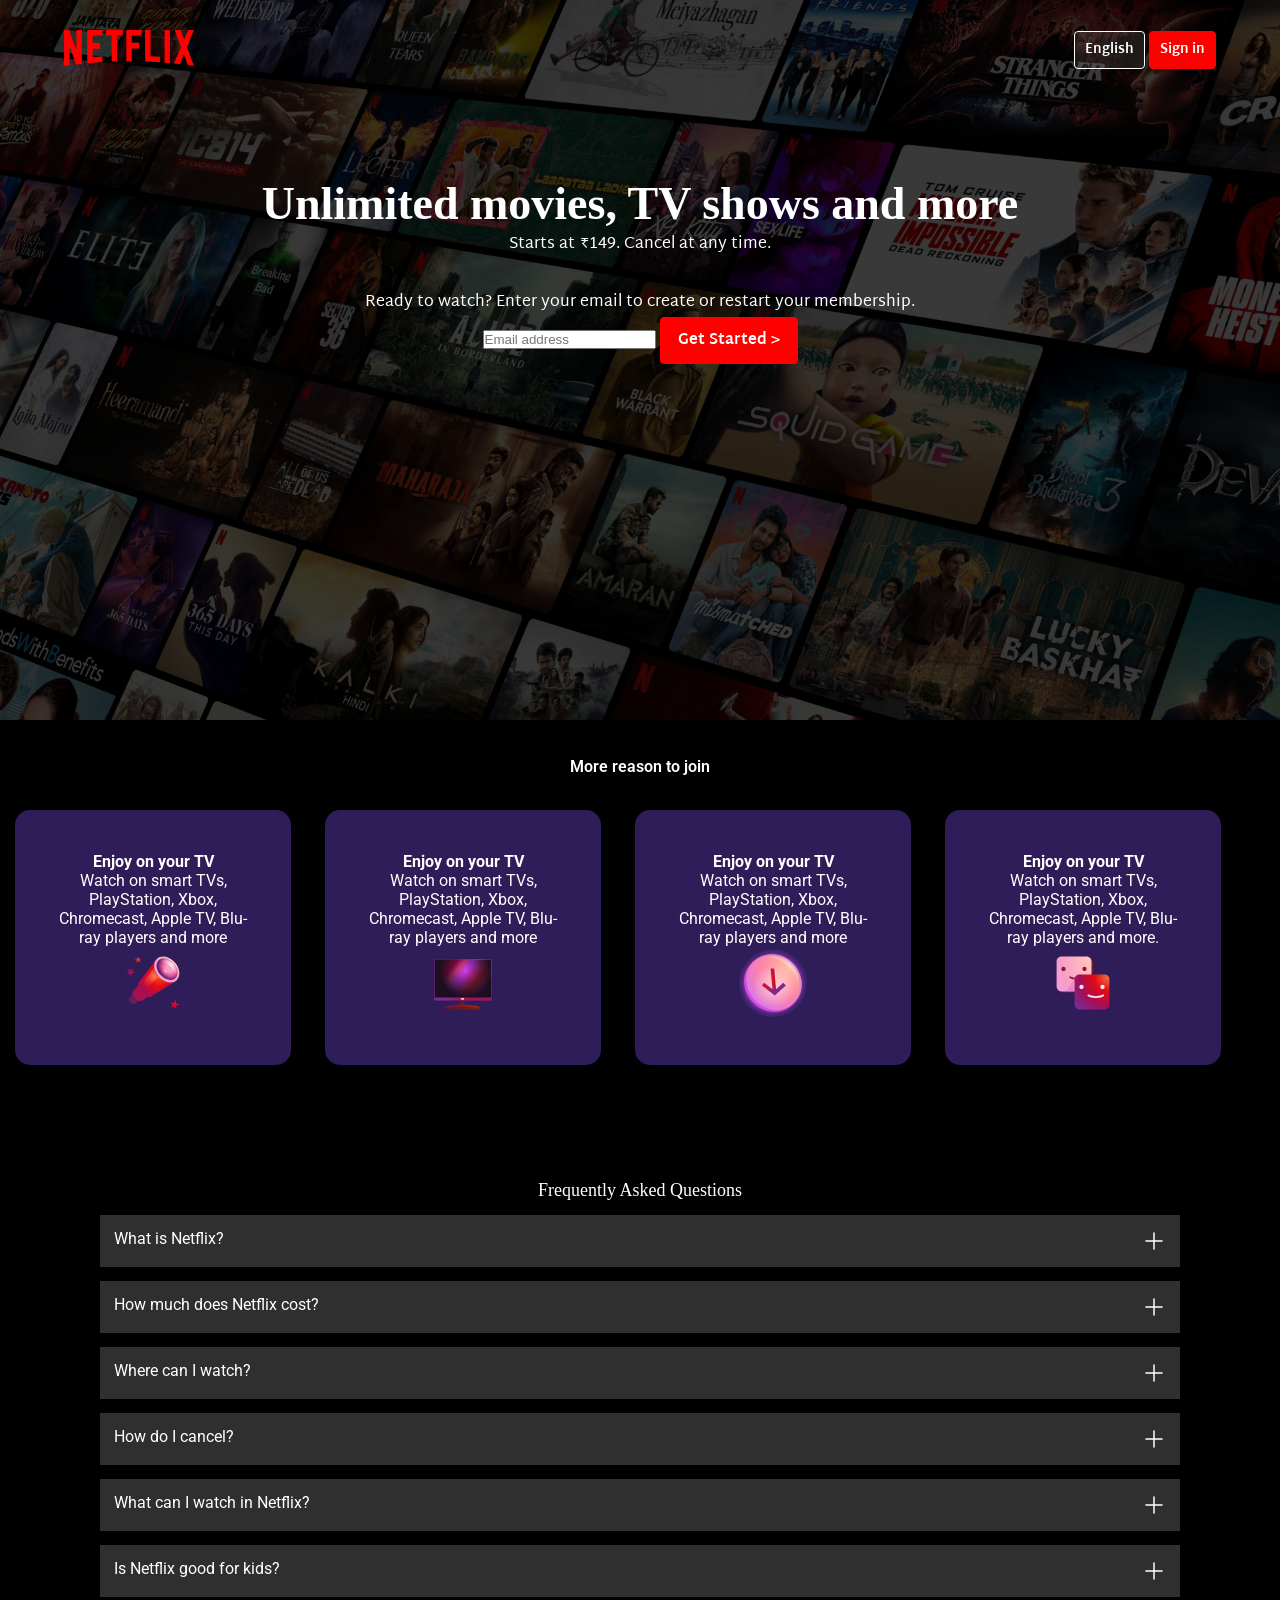
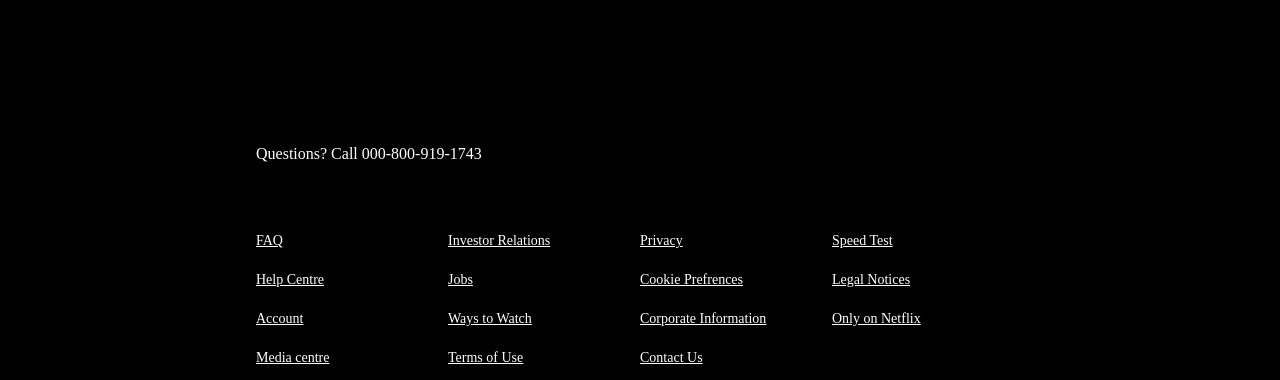
<file: projectwow/index.html>
<!DOCTYPE html>
<html lang="en">
<head>
    <meta charset="UTF-8">
    <meta name="viewport" content="width=device-width, initial-scale=1.0">
    <title>Netflix India – Watch TV Shows Online, Watch Movies Online</title>
          <link rel="stylesheet" href="style.css">
</head>
<body>
    
<div class="main">
        <nav class="flex" >
        <span><img  width="53" src="assets/imgss/logo.svg" alt="">
        </span>
       
       <div><button class="btn"> English</button>
        <button class="btn btn-red-sm">Sign in</button>
      </div> 
      
      
      </nav>
        <div class="box">
         
        </div>
        </div><br><br>
    
<div>
<div class="hero">
  
<span>Unlimited movies, TV shows
   and more</span>
<span>Starts at ₹149. Cancel at any time.</span><br>
<span>Ready to watch? Enter your email to create or restart your membership.
</span>
<div class="tt">
<input type="email" placeholder="Email address">
<button class="btn btn-red" type="submit"> Get Started  &gt; </button>

</div>
</div>
<div class="seperation1"><br><br><br><br>

</div>
</div>
<section>
<div class="sec2">
  <div class="sec3">
  <div class="trend">Trending Now</div>
  <div class="pic">
     <a href="#popup1"><img src="assets/imgss/2.jpg" alt="thumbnail"></a>
       <!-- Full-Screen Popup  -->
    <!-- <div id="popup1" class="popup">
      <a href="#" class="close" target="_self">&times;</a>
      <img src="assets/imgss/puspa2.jpg" alt="Full Image">
  </div> -->

     <img src="assets/imgss/3.jpg" alt="">
    <img src="assets/imgss/4.jpg" alt="">
    <img src="assets/imgss/5.jpg" alt="">
    <img src="assets/imgss/6.jpg" alt="">
    <img src="assets/imgss/7.jpg" alt="">
    <img src="assets/imgss/8.jpg" alt="">
    <img src="assets/imgss/9.jpg" alt="">
  </div>
  </div>
</div> 
 
     </section>
     <div class="seperation"></div><br><br>
<section class="white">
  <div class="more">More reason to join</div><br>
  <div class="join">
    <div  class="join2">
  <span >
    <b>
    Enjoy on your TV</b><br>
    Watch on smart TVs, PlayStation, Xbox, Chromecast, Apple TV, Blu-ray players and more<br>
  </span>
  <svg width="72" height="72" viewBox="0 0 72 72" fill="none"><g id="telescope-core-small"><path id="Vector" d="M24.0492 36.6016L33.6 46.3898L17.8029 56.8633C17.8029 56.8633 15.8891 57.6983 13.625 55.2638C11.361 52.8293 12.1235 51.238 12.1235 51.238L24.0492 36.6016Z" fill="url(#paint0_radial_5179_1664)"></path><path id="Vector_2" d="M25.0344 34.1992L36 46.151L25.0616 53.8043C25.0616 53.8043 21.8289 55.0984 18.0987 51.0172C14.3686 46.9358 15.9198 44.5105 15.9198 44.5105L25.0344 34.1992Z" fill="url(#paint1_radial_5179_1664)"></path><path id="Vector_3" d="M39 13.0195L59.1 33.6788L32.5325 50.4142C32.5325 50.4142 28.7459 50.2552 24.3978 45.4897C20.0498 40.7243 21.4096 35.8101 21.4096 35.8101L39 13.0195Z" fill="url(#paint2_radial_5179_1664)"></path><path id="Vector_4" d="M57.6709 15.3516C63.1044 21.2807 63.9858 29.2883 59.6386 33.2371C55.2916 37.186 47.3628 35.5806 41.9292 29.6515C36.4954 23.7224 35.6145 15.7148 39.9615 11.766C44.3084 7.81716 52.2372 9.42252 57.6709 15.3516Z" fill="url(#paint3_radial_5179_1664)"></path><path id="Vector_5" d="M58.3787 31.255C54.8121 34.5032 48.2143 33.0817 43.6421 28.0798C39.07 23.078 38.2547 16.39 41.8213 13.1419C45.3879 9.89364 51.9857 11.3152 56.5579 16.3171C61.1298 21.3189 61.9452 28.0069 58.3787 31.255Z" fill="url(#paint4_radial_5179_1664)"></path><path id="Vector_6" opacity="0.85" d="M59.6783 28.823C60.576 24.1785 59.6544 20.5934 56.1603 16.6199C52.6662 12.6464 47.3508 10.8657 43.7796 12.7598C39.371 15.098 48.3734 13.5961 53.4577 19.5815C57.8259 24.724 58.8516 33.1009 59.6783 28.823Z" fill="url(#paint5_radial_5179_1664)"></path><path id="Vector_7" opacity="0.4" d="M50.3979 25.2452C50.4549 26.7239 49.2932 27.7677 47.8032 27.5766C46.3131 27.3856 45.059 26.032 45.002 24.5532C44.945 23.0745 46.1067 22.0307 47.5968 22.2218C49.0868 22.4128 50.341 23.7664 50.3979 25.2452Z" fill="url(#paint6_radial_5179_1664)"></path><path id="Vector_8" opacity="0.6" d="M36.9217 21.0039L26.4258 34.3627C26.3297 36.4604 28.2903 39.5534 30.0334 40.8344L41.2345 29.9105C39.6 28.2005 36.9591 24.1025 36.9217 21.0039Z" fill="url(#paint7_radial_5179_1664)"></path><path id="Vector_9" fill-rule="evenodd" clip-rule="evenodd" d="M20.0576 9.60156L21.479 11.7187L24 11.0654L22.3575 13.0272L23.7789 15.1444L21.3424 14.2397L19.7 16.2016L19.8365 13.6806L17.4 12.7759L19.9209 12.1225L20.0576 9.60156ZM58.776 52.8016L58.9623 56.4685L62.4 57.4188L59.0774 58.7347L59.2637 62.4016L57.0239 59.548L53.7014 60.8638L55.6397 57.7843L53.4 54.9307L56.8377 55.8811L58.776 52.8016ZM15.206 24.2101L15.8768 21.0016L13.4793 23.1964L10.6853 21.5563L11.9975 24.553L9.59998 26.7478L12.8085 26.405L14.1207 29.4016L14.7915 26.1931L18 25.8502L15.206 24.2101Z" fill="url(#paint8_linear_5179_1664)"></path></g><defs><radialGradient id="paint0_radial_5179_1664" cx="0" cy="0" r="1" gradientUnits="userSpaceOnUse" gradientTransform="translate(36.6875 32.7016) rotate(135) scale(34.9134)"><stop stop-color="#99421D"></stop><stop offset="0.333333" stop-color="#99161D"></stop><stop offset="0.666667" stop-color="#7D1845"></stop><stop offset="1" stop-color="#59216E"></stop></radialGradient><radialGradient id="paint1_radial_5179_1664" cx="0" cy="0" r="1" gradientUnits="userSpaceOnUse" gradientTransform="translate(42.5937 27.2992) rotate(135) scale(44.5477 44.5279)"><stop stop-color="#EF7744"></stop><stop offset="0.333333" stop-color="#E50914"></stop><stop offset="0.666667" stop-color="#A70D53"></stop><stop offset="1" stop-color="#792A95"></stop></radialGradient><radialGradient id="paint2_radial_5179_1664" cx="0" cy="0" r="1" gradientUnits="userSpaceOnUse" gradientTransform="translate(42.3 29.106) rotate(135) scale(31.8127)"><stop stop-color="#FB540D"></stop><stop offset="0.333333" stop-color="#E50914"></stop><stop offset="0.666667" stop-color="#A70D53"></stop><stop offset="1" stop-color="#792A95"></stop></radialGradient><radialGradient id="paint3_radial_5179_1664" cx="0" cy="0" r="1" gradientUnits="userSpaceOnUse" gradientTransform="translate(57.675 14.7078) rotate(134.326) scale(24.0433 24.0367)"><stop stop-color="#FFDCCC"></stop><stop offset="0.333333" stop-color="#FFBDC0"></stop><stop offset="0.666667" stop-color="#F89DC6"></stop><stop offset="1" stop-color="#E4A1FA"></stop></radialGradient><radialGradient id="paint4_radial_5179_1664" cx="0" cy="0" r="1" gradientUnits="userSpaceOnUse" gradientTransform="translate(52.1305 21.273) rotate(141.875) scale(9.87138 12.8159)"><stop offset="0.307292" stop-color="#F89DC6"></stop><stop offset="0.645392" stop-color="#E75094"></stop><stop offset="1" stop-color="#59216E"></stop></radialGradient><radialGradient id="paint5_radial_5179_1664" cx="0" cy="0" r="1" gradientUnits="userSpaceOnUse" gradientTransform="translate(55.8 15.6) rotate(135) scale(13.1522)"><stop stop-color="white"></stop><stop offset="1" stop-color="white" stop-opacity="0"></stop></radialGradient><radialGradient id="paint6_radial_5179_1664" cx="0" cy="0" r="1" gradientUnits="userSpaceOnUse" gradientTransform="translate(49.2362 22.9648) rotate(131.079) scale(5.08644 6.006)"><stop stop-color="white"></stop><stop offset="1" stop-color="white" stop-opacity="0"></stop></radialGradient><radialGradient id="paint7_radial_5179_1664" cx="0" cy="0" r="1" gradientUnits="userSpaceOnUse" gradientTransform="translate(36.8758 29.1353) rotate(137.622) scale(13.5764)"><stop stop-color="#FFA984"></stop><stop offset="1" stop-color="#F7636B" stop-opacity="0"></stop></radialGradient><linearGradient id="paint8_linear_5179_1664" x1="44.65" y1="27.9016" x2="24.25" y2="48.3016" gradientUnits="userSpaceOnUse"><stop stop-color="#EF7744"></stop><stop offset="0.333333" stop-color="#E50914"></stop><stop offset="0.666667" stop-color="#A70D53"></stop><stop offset="1" stop-color="#792A95"></stop></linearGradient></defs></svg>
  </div>
  <div class="join2">
  <span >
    <b>
    Enjoy on your TV</b><br>
    Watch on smart TVs, PlayStation, Xbox, Chromecast, Apple TV, Blu-ray players and more<br>
  </span>
  <svg width="72" height="72" viewBox="0 0 72 72" fill="none"><g id="television-core-small"><path id="Vector" fill-rule="evenodd" clip-rule="evenodd" d="M37.2 53.3992C37.2 52.7365 36.6628 52.1992 36 52.1992H34.8C34.1373 52.1992 33.6 52.7365 33.6 53.3992V56.2636C33.6 56.9129 33.0834 57.4433 32.4347 57.4739C30.3013 57.5744 28.1719 57.7834 26.0546 58.1011L19.444 59.0926C18.2692 59.2688 17.4 60.2782 17.4 61.4662V62.0992C17.4 62.4304 17.6686 62.6992 18 62.6992H52.8C53.1314 62.6992 53.4 62.4304 53.4 62.0992V61.4662C53.4 60.2782 52.5309 59.2688 51.3561 59.0926L44.7454 58.1011C42.6282 57.7834 40.4987 57.5744 38.3653 57.4739C37.7167 57.4433 37.2 56.9129 37.2 56.2636V53.3992Z" fill="url(#paint0_radial_5179_1308)"></path><path id="Vector_2" d="M18.6 60.7388C18.6 60.2306 18.9587 59.796 19.4602 59.711C22.0196 59.2775 29.7585 58.0508 35.4 58.0508C41.0415 58.0508 48.7804 59.2775 51.3398 59.711C51.8412 59.796 52.2 60.2306 52.2 60.7388C52.2 60.902 52.0575 61.0268 51.8967 61.0004C50.1219 60.707 40.9704 59.2409 35.4 59.2409C29.8295 59.2409 20.678 60.707 18.9033 61.0004C18.7425 61.0268 18.6 60.902 18.6 60.7388Z" fill="url(#paint1_radial_5179_1308)"></path><path id="Vector_3" d="M63 12H8.99995C8.00584 12 7.19995 12.8059 7.19995 13.8V51.6C7.19995 52.5941 8.00584 53.4 8.99995 53.4H63C63.9941 53.4 64.8 52.5941 64.8 51.6V13.8C64.8 12.8059 63.9941 12 63 12Z" fill="url(#paint2_linear_5179_1308)"></path><path id="Vector_4" d="M63 12H8.99995C8.00584 12 7.19995 12.8059 7.19995 13.8V51.6C7.19995 52.5941 8.00584 53.4 8.99995 53.4H63C63.9941 53.4 64.8 52.5941 64.8 51.6V13.8C64.8 12.8059 63.9941 12 63 12Z" fill="url(#paint3_radial_5179_1308)"></path><path id="Vector_5" fill-rule="evenodd" clip-rule="evenodd" d="M8.99995 12.6H63C63.663 12.6 64.2 13.1372 64.2 13.8V50.4H7.79995V13.8C7.79995 13.1372 8.33719 12.6 8.99995 12.6ZM7.19995 50.4V13.8C7.19995 12.8059 8.00581 12 8.99995 12H63C63.9942 12 64.8 12.8059 64.8 13.8V50.4V51.6C64.8 52.5941 63.9942 53.4 63 53.4H8.99995C8.00581 53.4 7.19995 52.5941 7.19995 51.6V50.4Z" fill="url(#paint4_radial_5179_1308)"></path><path id="Vector_6" d="M35.4 52.8C36.3941 52.8 37.2 52.3971 37.2 51.9C37.2 51.4029 36.3941 51 35.4 51C34.4059 51 33.6 51.4029 33.6 51.9C33.6 52.3971 34.4059 52.8 35.4 52.8Z" fill="url(#paint5_radial_5179_1308)"></path></g><defs><radialGradient id="paint0_radial_5179_1308" cx="0" cy="0" r="1" gradientUnits="userSpaceOnUse" gradientTransform="translate(50.3269 49.3723) rotate(118.526) scale(55.1579 46.2871)"><stop stop-color="#802600"></stop><stop offset="0.333333" stop-color="#6F181D"></stop><stop offset="0.666667" stop-color="#5B1333"></stop><stop offset="1" stop-color="#391945"></stop></radialGradient><radialGradient id="paint1_radial_5179_1308" cx="0" cy="0" r="1" gradientUnits="userSpaceOnUse" gradientTransform="translate(48.1077 53.6128) rotate(158.116) scale(32.7275 42.219)"><stop stop-color="#99421D"></stop><stop offset="0.333333" stop-color="#99161D"></stop><stop offset="0.666667" stop-color="#7D1845"></stop><stop offset="1" stop-color="#59216E"></stop></radialGradient><linearGradient id="paint2_linear_5179_1308" x1="10.4727" y1="14.9572" x2="56.1755" y2="51.4814" gradientUnits="userSpaceOnUse"><stop stop-color="#99161D"></stop><stop offset="0.245283" stop-color="#CA005B"></stop><stop offset="0.346698" stop-color="#FF479A"></stop><stop offset="0.46934" stop-color="#CC3CFF"></stop><stop offset="0.735849" stop-color="#BC1A22"></stop><stop offset="1" stop-color="#C94FF5"></stop></linearGradient><radialGradient id="paint3_radial_5179_1308" cx="0" cy="0" r="1" gradientUnits="userSpaceOnUse" gradientTransform="translate(38.6181 23.8286) rotate(90) scale(25.9571 25.8545)"><stop stop-color="#1C0E20" stop-opacity="0"></stop><stop offset="1" stop-color="#1C0E20"></stop></radialGradient><radialGradient id="paint4_radial_5179_1308" cx="0" cy="0" r="1" gradientUnits="userSpaceOnUse" gradientTransform="translate(54 20.1938) rotate(144.293) scale(47.2897 44.8232)"><stop stop-color="#EF7744"></stop><stop offset="0.333333" stop-color="#E50914"></stop><stop offset="0.666667" stop-color="#A70D53"></stop><stop offset="1" stop-color="#792A95"></stop></radialGradient><radialGradient id="paint5_radial_5179_1308" cx="0" cy="0" r="1" gradientUnits="userSpaceOnUse" gradientTransform="translate(36.525 51.3562) rotate(135) scale(4.58735)"><stop stop-color="#FFDCCC"></stop><stop offset="0.333333" stop-color="#FFBDC0"></stop><stop offset="0.666667" stop-color="#F89DC6"></stop><stop offset="1" stop-color="#E4A1FA"></stop></radialGradient></defs></svg>
  </div>
  <div class="join2">
  
  <span><b>
    Enjoy on your TV</b><br>
    Watch on smart TVs, PlayStation, Xbox, Chromecast, Apple TV, Blu-ray players and more<br>
  </span>
  <svg width="72" height="72" viewBox="0 0 72 72" fill="none"><g id="download-core-small"><path id="Vector" d="M36 70.2008C54.8882 70.2008 70.2001 54.8889 70.2001 36.0008C70.2001 17.1126 54.8882 1.80078 36 1.80078C17.1119 1.80078 1.80005 17.1126 1.80005 36.0008C1.80005 54.8889 17.1119 70.2008 36 70.2008Z" fill="url(#paint0_radial_5179_7940)"></path><path id="Vector_2" opacity="0.4" d="M64.7658 36.195C65.5206 51.5916 53.7908 63.5824 38.5668 62.977C23.3428 62.3722 10.3893 49.4 9.63446 34.0034C8.87954 18.6068 20.6091 6.61594 35.8331 7.22116C51.0571 7.82638 64.0104 20.7984 64.7658 36.195Z" fill="url(#paint1_radial_5179_7940)"></path><path id="Vector_3" d="M62.3657 37.9958C63.1205 53.3924 51.3908 65.3832 36.1668 64.7778C20.9428 64.173 7.9893 51.2008 7.23444 35.8041C6.47952 20.4075 18.2091 8.41672 33.4331 9.02194C48.6571 9.62716 61.6103 22.5992 62.3657 37.9958Z" fill="url(#paint2_radial_5179_7940)"></path><path id="Vector_4" opacity="0.5" d="M64.7658 36.195C65.5206 51.5916 53.7908 63.5824 38.5668 62.977C23.3428 62.3722 10.3893 49.4 9.63446 34.0034C8.87954 18.6068 20.6091 6.61594 35.8331 7.22116C51.0571 7.82638 64.0104 20.7984 64.7658 36.195Z" fill="url(#paint3_radial_5179_7940)"></path><path id="Vector_5" opacity="0.6" d="M36.9 60.6C48.6636 60.6 58.2 51.0637 58.2 39.3C58.2 27.5363 48.6636 18 36.9 18C25.1363 18 15.6 27.5363 15.6 39.3C15.6 51.0637 25.1363 60.6 36.9 60.6Z" fill="url(#paint4_radial_5179_7940)"></path><path id="Vector_6" fill-rule="evenodd" clip-rule="evenodd" d="M39.0849 42.2727L46.3387 35.76L48.8945 38.5142L38.9118 47.477L37.8466 48.4333L36.6071 47.477L24.9899 38.5142L27.0434 35.76L35.4849 42.2727L33.6 21.6016H37.2L39.0849 42.2727Z" fill="url(#paint5_radial_5179_7940)"></path><path id="Vector_7" opacity="0.4" fill-rule="evenodd" clip-rule="evenodd" d="M61.6566 34.9618C61.7832 35.3893 62.391 35.3233 62.3694 34.878C61.6962 21.1369 50.1509 9.55975 36.5817 9.01957C34.4606 8.93515 32.4155 9.12541 30.4772 9.55909C30.0745 9.64915 30.1575 10.2082 30.5697 10.2246C45.0094 10.7979 57.6246 21.2971 61.6566 34.9618Z" fill="url(#paint6_radial_5179_7940)"></path></g><defs><radialGradient id="paint0_radial_5179_7940" cx="0" cy="0" r="1" gradientUnits="userSpaceOnUse" gradientTransform="translate(36.0001 36.1837) rotate(-90) scale(34.3829)"><stop offset="0.782019" stop-color="#982DBE"></stop><stop offset="0.906819" stop-color="#B038DC" stop-opacity="0.2"></stop><stop offset="1" stop-color="#E4A1FA" stop-opacity="0"></stop></radialGradient><radialGradient id="paint1_radial_5179_7940" cx="0" cy="0" r="1" gradientUnits="userSpaceOnUse" gradientTransform="translate(52.9937 20.0992) rotate(135) scale(49.9836)"><stop stop-color="#FFDCCC"></stop><stop offset="0.333333" stop-color="#FFBDC0"></stop><stop offset="0.666667" stop-color="#F89DC6"></stop><stop offset="1" stop-color="#E4A1FA"></stop></radialGradient><radialGradient id="paint2_radial_5179_7940" cx="0" cy="0" r="1" gradientUnits="userSpaceOnUse" gradientTransform="translate(52.7999 19.6937) rotate(135) scale(53.1037)"><stop stop-color="#FFA984"></stop><stop offset="0.333333" stop-color="#FF787F"></stop><stop offset="0.666667" stop-color="#F45FA2"></stop><stop offset="1" stop-color="#C44AF1"></stop></radialGradient><radialGradient id="paint3_radial_5179_7940" cx="0" cy="0" r="1" gradientUnits="userSpaceOnUse" gradientTransform="translate(52.9937 20.0992) rotate(135) scale(49.9836)"><stop stop-color="#FFDCCC"></stop><stop offset="0.333333" stop-color="#FFBDC0"></stop><stop offset="0.666667" stop-color="#F89DC6"></stop><stop offset="1" stop-color="#E4A1FA"></stop></radialGradient><radialGradient id="paint4_radial_5179_7940" cx="0" cy="0" r="1" gradientUnits="userSpaceOnUse" gradientTransform="translate(36.9 39.3) scale(21.3)"><stop stop-color="white"></stop><stop offset="1" stop-color="white" stop-opacity="0"></stop></radialGradient><radialGradient id="paint5_radial_5179_7940" cx="0" cy="0" r="1" gradientUnits="userSpaceOnUse" gradientTransform="translate(31.2 32.1016) rotate(39.5226) scale(15.5567)"><stop stop-color="#EF7744"></stop><stop offset="0.2406" stop-color="#E50914"></stop><stop offset="1" stop-color="#792A95"></stop></radialGradient><radialGradient id="paint6_radial_5179_7940" cx="0" cy="0" r="1" gradientUnits="userSpaceOnUse" gradientTransform="translate(50.7 21.3) rotate(-180) scale(30)"><stop stop-color="white"></stop><stop offset="1" stop-color="white" stop-opacity="0"></stop></radialGradient></defs></svg>
  </div>
  <div class="join2">
  <span ><b>
    Enjoy on your TV</b><br>
    Watch on smart TVs, PlayStation, Xbox, Chromecast, Apple TV, Blu-ray players and more.
  </span>
  <svg width="72" height="72" viewBox="0 0 72 72" fill="none"><g id="profiles-core-small"><path id="Vector" d="M10.8 15.6008C10.8 12.9499 12.949 10.8008 15.5999 10.8008H40.8C43.4509 10.8008 45.6 12.9498 45.6 15.6008V40.8007C45.6 43.4516 43.4509 45.6007 40.8 45.6007H15.6C12.949 45.6007 10.8 43.4517 10.8 40.8007V15.6008Z" fill="url(#paint0_radial_5179_7919)"></path><path id="Vector_2" d="M9.59998 14.4016C9.59998 11.7506 11.749 9.60162 14.4 9.60156H39.6C42.251 9.60156 44.4 11.7506 44.4 14.4016V39.6015C44.4 42.2525 42.251 44.4015 39.6 44.4015H14.4C11.749 44.4016 9.59998 42.2525 9.59998 39.6015V14.4016Z" fill="url(#paint1_radial_5179_7919)"></path><path id="Vector_3" d="M18.6 21.9008C18.6 23.0606 17.6598 24.0008 16.5 24.0008C15.3402 24.0008 14.4 23.0606 14.4 21.9008C14.4 20.741 15.3402 19.8008 16.5 19.8008C17.6598 19.8008 18.6 20.741 18.6 21.9008Z" fill="url(#paint2_radial_5179_7919)"></path><path id="Vector_4" d="M39.6 21.9008C39.6 23.0606 38.6598 24.0008 37.5 24.0008C36.3402 24.0008 35.4 23.0606 35.4 21.9008C35.4 20.741 36.3402 19.8008 37.5 19.8008C38.6598 19.8008 39.6 20.741 39.6 21.9008Z" fill="url(#paint3_radial_5179_7919)"></path><path id="Vector_5" d="M23.6713 29.4501C23.2437 29.1967 22.6917 29.3379 22.4383 29.7655C22.1848 30.1932 22.3261 30.7452 22.7537 30.9986C23.8254 31.6337 26.769 32.7744 30.6375 32.7744C34.506 32.7744 37.4497 31.6337 38.5213 30.9986C38.949 30.7452 39.0902 30.1932 38.8368 29.7655C38.5834 29.3379 38.0313 29.1967 37.6037 29.4501C36.8191 29.9151 34.194 30.9744 30.6375 30.9744C27.081 30.9744 24.456 29.9151 23.6713 29.4501Z" fill="url(#paint4_radial_5179_7919)"></path><path id="Vector_6" opacity="0.35" d="M19.2 44.4016H28.2L32.4 27.6016C30.2787 28.1801 28.4542 29.5387 27.2921 31.4053L19.2 44.4016Z" fill="url(#paint5_radial_5179_7919)"></path><path id="Vector_7" d="M27.6 32.4016C27.6 29.7506 29.749 27.6016 32.4 27.6016L57.6 27.6016C60.2508 27.6016 62.4 29.7506 62.4 32.4016V57.6015C62.4 60.2524 60.2508 62.4016 57.6 62.4016H32.4C29.749 62.4016 27.6 60.2524 27.6 57.6016V32.4016Z" fill="url(#paint6_radial_5179_7919)"></path><path id="Vector_8" d="M36.6 39.9008C36.6 41.0606 35.6598 42.0008 34.5 42.0008C33.3402 42.0008 32.4 41.0606 32.4 39.9008C32.4 38.741 33.3402 37.8008 34.5 37.8008C35.6598 37.8008 36.6 38.741 36.6 39.9008Z" fill="url(#paint7_radial_5179_7919)"></path><path id="Vector_9" d="M57.6 39.9008C57.6 41.0606 56.6598 42.0008 55.5 42.0008C54.3402 42.0008 53.4 41.0606 53.4 39.9008C53.4 38.741 54.3402 37.8008 55.5 37.8008C56.6598 37.8008 57.6 38.741 57.6 39.9008Z" fill="url(#paint8_radial_5179_7919)"></path><path id="Vector_10" d="M41.8213 47.6025C41.3937 47.349 40.8416 47.4903 40.5882 47.9179C40.3348 48.3455 40.476 48.8976 40.9037 49.1509C41.9753 49.786 44.919 50.9267 48.7875 50.9267C52.656 50.9267 55.5996 49.786 56.6713 49.1509C57.0989 48.8976 57.2402 48.3455 56.9867 47.9179C56.7333 47.4903 56.1813 47.349 55.7537 47.6025C54.969 48.0674 52.344 49.1267 48.7875 49.1267C45.231 49.1267 42.6059 48.0674 41.8213 47.6025Z" fill="url(#paint9_radial_5179_7919)"></path></g><defs><radialGradient id="paint0_radial_5179_7919" cx="0" cy="0" r="1" gradientUnits="userSpaceOnUse" gradientTransform="translate(39.075 17.6882) rotate(135) scale(32.8097)"><stop stop-color="#99421D"></stop><stop offset="0.333333" stop-color="#99161D"></stop><stop offset="0.666667" stop-color="#7D1845"></stop><stop offset="1" stop-color="#59216E"></stop></radialGradient><radialGradient id="paint1_radial_5179_7919" cx="0" cy="0" r="1" gradientUnits="userSpaceOnUse" gradientTransform="translate(62.4 8.70157) rotate(133.87) scale(75.3216)"><stop stop-color="#FFDCCC"></stop><stop offset="0.333333" stop-color="#FFBDC0"></stop><stop offset="0.666667" stop-color="#F89DC6"></stop><stop offset="1" stop-color="#E4A1FA"></stop></radialGradient><radialGradient id="paint2_radial_5179_7919" cx="0" cy="0" r="1" gradientUnits="userSpaceOnUse" gradientTransform="translate(60.3 11.1008) rotate(133.939) scale(68.7426 55.9547)"><stop stop-color="#99421D"></stop><stop offset="0.333333" stop-color="#99161D"></stop><stop offset="0.666667" stop-color="#7D1845"></stop><stop offset="1" stop-color="#59216E"></stop></radialGradient><radialGradient id="paint3_radial_5179_7919" cx="0" cy="0" r="1" gradientUnits="userSpaceOnUse" gradientTransform="translate(60.3 11.1008) rotate(133.939) scale(68.7426 55.9547)"><stop stop-color="#99421D"></stop><stop offset="0.333333" stop-color="#99161D"></stop><stop offset="0.666667" stop-color="#7D1845"></stop><stop offset="1" stop-color="#59216E"></stop></radialGradient><radialGradient id="paint4_radial_5179_7919" cx="0" cy="0" r="1" gradientUnits="userSpaceOnUse" gradientTransform="translate(60.3 11.0994) rotate(133.939) scale(68.7426 55.9548)"><stop stop-color="#99421D"></stop><stop offset="0.333333" stop-color="#99161D"></stop><stop offset="0.666667" stop-color="#7D1845"></stop><stop offset="1" stop-color="#59216E"></stop></radialGradient><radialGradient id="paint5_radial_5179_7919" cx="0" cy="0" r="1" gradientUnits="userSpaceOnUse" gradientTransform="translate(39.6 27.9016) rotate(135) scale(23.3345)"><stop stop-color="#FFA984"></stop><stop offset="0.333333" stop-color="#FF787F"></stop><stop offset="0.666667" stop-color="#F45FA2"></stop><stop offset="1" stop-color="#C44AF1"></stop></radialGradient><radialGradient id="paint6_radial_5179_7919" cx="0" cy="0" r="1" gradientUnits="userSpaceOnUse" gradientTransform="translate(61.8 29.7016) rotate(135) scale(43.2749)"><stop stop-color="#EF7744"></stop><stop offset="0.333333" stop-color="#E50914"></stop><stop offset="0.666667" stop-color="#A70D53"></stop><stop offset="1" stop-color="#792A95"></stop></radialGradient><radialGradient id="paint7_radial_5179_7919" cx="0" cy="0" r="1" gradientUnits="userSpaceOnUse" gradientTransform="translate(62.1 11.1008) rotate(137.146) scale(73.6614 60.3576)"><stop stop-color="#FFDCCC"></stop><stop offset="0.333333" stop-color="#FDF6F6"></stop><stop offset="0.666667" stop-color="#FADCE9"></stop><stop offset="1" stop-color="#E4A1FA"></stop></radialGradient><radialGradient id="paint8_radial_5179_7919" cx="0" cy="0" r="1" gradientUnits="userSpaceOnUse" gradientTransform="translate(62.1 11.1008) rotate(137.146) scale(73.6614 60.3576)"><stop stop-color="#FFDCCC"></stop><stop offset="0.333333" stop-color="#FDF6F6"></stop><stop offset="0.666667" stop-color="#FADCE9"></stop><stop offset="1" stop-color="#E4A1FA"></stop></radialGradient><radialGradient id="paint9_radial_5179_7919" cx="0" cy="0" r="1" gradientUnits="userSpaceOnUse" gradientTransform="translate(62.1 11.1017) rotate(137.146) scale(73.6614 60.3576)"><stop stop-color="#FFDCCC"></stop><stop offset="0.333333" stop-color="#FDF6F6"></stop><stop offset="0.666667" stop-color="#FADCE9"></stop><stop offset="1" stop-color="#E4A1FA"></stop></radialGradient></defs></svg>
  </div>
  </div>
</section>
    

<section class="faq">
  <h4>Frequently Asked Questions</h4>
  <div class="faqbox">
    <span> What is Netflix? </span>
    <svg xmlns="http://www.w3.org/2000/svg" viewBox="0 0 24 24" width="24" height="24" color="" fill="white">
      <path d="M12 4V20" stroke="currentColor" stroke-width="1.5" stroke-linecap="round" stroke-linejoin="round" />
      <path d="M4 12H20" stroke="currentColor" stroke-width="1.5" stroke-linecap="round" stroke-linejoin="round" />
  </svg>
  </div>  
  
  <div class="faqbox">
    <span> How much does Netflix cost? </span>
    <svg xmlns="http://www.w3.org/2000/svg" viewBox="0 0 24 24" width="24" height="24" color="" fill="white">
      <path d="M12 4V20" stroke="currentColor" stroke-width="1.5" stroke-linecap="round" stroke-linejoin="round" />
      <path d="M4 12H20" stroke="currentColor" stroke-width="1.5" stroke-linecap="round" stroke-linejoin="round" />
  </svg>
  </div>
  
  <div class="faqbox">
    <span> Where can I watch? </span>
    <svg xmlns="http://www.w3.org/2000/svg" viewBox="0 0 24 24" width="24" height="24" color="" fill="white">
      <path d="M12 4V20" stroke="currentColor" stroke-width="1.5" stroke-linecap="round" stroke-linejoin="round" />
      <path d="M4 12H20" stroke="currentColor" stroke-width="1.5" stroke-linecap="round" stroke-linejoin="round" />
  </svg>
  </div>
  
  <div class="faqbox">
    <span> How do I cancel? </span>
    <svg xmlns="http://www.w3.org/2000/svg" viewBox="0 0 24 24" width="24" height="24" color="" fill="white">
      <path d="M12 4V20" stroke="currentColor" stroke-width="1.5" stroke-linecap="round" stroke-linejoin="round" />
      <path d="M4 12H20" stroke="currentColor" stroke-width="1.5" stroke-linecap="round" stroke-linejoin="round" />
  </svg>
  </div>
  
  <div class="faqbox">
    <span> What can I watch in Netflix? </span>
    <svg xmlns="http://www.w3.org/2000/svg" viewBox="0 0 24 24" width="24" height="24" color="" fill="white">
      <path d="M12 4V20" stroke="currentColor" stroke-width="1.5" stroke-linecap="round" stroke-linejoin="round" />
      <path d="M4 12H20" stroke="currentColor" stroke-width="1.5" stroke-linecap="round" stroke-linejoin="round" />
  </svg>
  </div>
  
  <div class="faqbox">
    <span> Is Netflix good for kids? </span>
    <svg xmlns="http://www.w3.org/2000/svg" viewBox="0 0 24 24" width="24" height="24" color="" fill="white">
      <path d="M12 4V20" stroke="currentColor" stroke-width="1.5" stroke-linecap="round" stroke-linejoin="round" />
      <path d="M4 12H20" stroke="currentColor" stroke-width="1.5" stroke-linecap="round" stroke-linejoin="round" />
  </svg>
  </div>
</section>

<div class="seperation"></div>
<footer>
  <div class="questions">
  
  Questions? Call 000-800-919-1743</div> <br><br>
  <div class="footer">
  <div class="footer-items" >
    <a href="faq">FAQ</a>
    <a href="faq">Help Centre</a>
    <a href="faq">Account</a>
    <a href="faq">Media centre </a>
 

  </div>
  

  <div  class="footer-items">
    <a href="faq">Investor Relations</a>
    <a href="faq">Jobs</a>
    <a href="faq">Ways to Watch</a>
    <a href="faq">Terms of Use</a>
  
  </div>
  <div  class="footer-items">
    <a href="faq">Privacy</a>
    <a href="faq">Cookie Prefrences</a>
    <a href="faq">Corporate Information</a>
    <a href="faq">Contact Us</a>
  
  </div>
  <div  class="footer-items">
    <a href="faq">Speed Test</a>
    <a href="faq">Legal Notices</a>
    <a href="faq">Only on Netflix</a>
    
  
  </div>
  </div>
</footer>

</body>
</html>
</file>
<file: projectwow/style.css>
@import url('https://fonts.googleapis.com/css2?family=Baloo+Thambi+2:wght@400..800&family=Jersey+15&family=Martel+Sans:wght@200;300;400;600;700;800;900&family=Roboto:ital,wght@0,100..900;1,100..900&display=swap');

*{
    padding: 0;
     margin: 0;
}


body{
    background-color:black;
}

.main{
    background-image: url("assets/imgss/bg.jpg");
    background-position: center center;
    height: 80vh;
    width: 100vw;
     position: absolute; 
     background-repeat: no-repeat;
     background-size: max(1000px,100vw);

     
}

.main .box{
    height: 80vh;
    width: 100%;
      position: absolute;/* doubt */

     opacity: .7; 
     background-color: rgb(0, 0, 0);
    top: 0;
    
}
 nav{
    max-width: 90vw;
    display: flex; 
    justify-content:space-between;
    align-items: center;
    margin: auto;
    height: 100px;
    position: relative;
    z-index:1;
    /* padding: 166px; */
    flex-wrap: wrap;

} 

nav img{
    color: red;
    width: 130px; 
}
.hero{
    text-align: center;  /*doubt mediaa query*/

padding: 1px;
    font-family: "Martel Sans", serif;
    height: calc(100% - 100px);
    display: flex;
    align-items: center;
    justify-content: center;
flex-direction: column;
color: white;
position: relative;


}

.hero> :nth-child(1){
    font-family: 'poppins';
    font-weight:900;
    font-size: 46px;
    padding: 140px 0 0 0 ;
    
}
.hero> :nth-child(2){
    font-weight:400;
    font-size: 16px;
  
    
}

.sepertion1{
    height: 10px;
    background-color: rgba(215, 211, 211, 0.846);
    position: relative;
    z-index: 1;
}
.btn{
    padding: 6px 10px;
    font-weight: bolder;
    font-family: "Martel Sans", serif;
    /* background-color: white; */
    background-color: rgba(237, 236, 236, 0.089);
    color: white;
    border: 0.2px solid white;
    border-radius: 4px;
    cursor: pointer;

}




.btn-red {
    background-color: red;
    color: white;
    padding: 9px 17px;
    font-size: 15px;
    border-radius: 4px;
    border-color: red;

}


.main input{
     padding: 9px 50px; /* doubt */
    font-size: 11px;
    font-weight: 90;
    border-radius: 4px;
     background-color: rgba(23, 23, 23, 0.7);
     color: white;
     border: 0.5px solid  rgba(234, 224, 224, 0.7); 
}
.btn-red-sm{

    background-color: red;
    color: white;
    border-color: red;
}
.sec3{
    color: white;
}

.pic {
    border: 0.5px solid transparent;
    display: flex;
    width: 70vw;
    overflow-x: scroll;
   align-items: center;
   border-radius: 9px;
   gap: 14px;
   margin: auto;
}

.pic img{
    border: 0.5px solid transparent;
    border-radius: 9px;
    transition: transform 0.2s ease-out;
    height: 155px;
}

img:hover {
    transform: scale(1.1); /* Shrink the image */
}
.trend{
    inline-size: auto;
    margin: 50px;
    font-size: 18px;
    font-weight: 500;
    font-style:"Netflix Sans", "Helvetica Neue", "Segoe UI", Roboto, Ubuntu, sans-serif;
   text-align: center;
}
.thumbnail {
    width: 150px;
    cursor: pointer;
}

/* Full-screen popup container */
.popup {
    position: fixed;
    top: 0;
    left: 0;
    width: 100%;
    height: 100%;
    background: rgba(0, 0, 0, 0.8);
    display: flex;
    align-items: center;
    justify-content: center;
    visibility: hidden;
    opacity: 0;
    transition: opacity 0.3s ease-in-out;
}

/* Targeting the popup when linked */
.popup:target {
    visibility: visible;
    opacity: 1;
    initial-value: _self;
}

/* Enlarged image styling */
.popup img {
    max-width: 90%;
    max-height: 90%;
}


Close button
.close {
    position: absolute;
    top: 20px;
    right: 30px;
    font-size: 30px;
    color: white;
    text-decoration: none;
    font-weight: bold;
}

.white{
    color: white;
    font-family: "Netflix Sans", "Helvetica Neue", "Segoe UI", Roboto, Ubuntu, sans-serif;
}
    

.more{
    font-size: 16px;
    font-weight: 600;
    position: relative;
    text-align: center;
}
.join2{
    border: 2px solid rgb(47, 29, 89);
    border-radius: 15px;
    margin: 15px;
    padding: 40px;
    background-color: rgb(47, 29, 89);
    
    
    flex-direction: column; 
    justify-content: center;
    display: inline-block;
    
    /* height: 100px; */
    width:15vw;
    align-items: center;
    text-align: center;

    
    /* line-height: 100px; */
    
    
    font-family: "Netflix Sans", "Helvetica Neue", "Segoe UI", Roboto, Ubuntu, sans-serif;
}

.faq{
    background: black;
    color: white;
    margin: 100px;
    font-size: 24px;
    /* flex-wrap: wrap; */
}
.faq h4{
    text-align:center;
    font-size: 18px;
    font-weight: 500;
}

.faqbox:hover{
    background-color: rgba(128, 128, 128, 0.626);
    
}


.faqbox{
    /* transition: all 2s ease-out; */
     display: flex;
     flex-wrap: wrap;
     background-color: rgba(128, 128, 128, 0.37);
     color: white;
     padding: 14px;
     max-width: 100vw;
     font-family: "Netflix Sans", "Helvetica Neue", "Segoe UI", Roboto, Ubuntu, sans-serif;
     font-size: 16px;
     font-weight: 400;
     margin: 14px auto;
     justify-content: space-between;
     cursor:pointer;
     

}
@media screen and (max-width:786px){
    body{
        
    }
    .faq{
        flex-wrap: wrap; 
        overflow:hidden;
    }
}
footer{
    color: white;
    max-width: 60vw;
    margin: auto;
    padding: 14px;

}

.footer{
    display: grid;
    grid-template-columns: 1fr 1fr 1fr 1fr ;
    color: white;
}

.footer a{
    font-size: 14px;
    color: white;
    font-weight: 400;
}
.footer-items{

    display: flex;
    flex-direction: column;
    gap: 23px;


}
 footer .questions{
padding: 34px 0;

}
</file>
